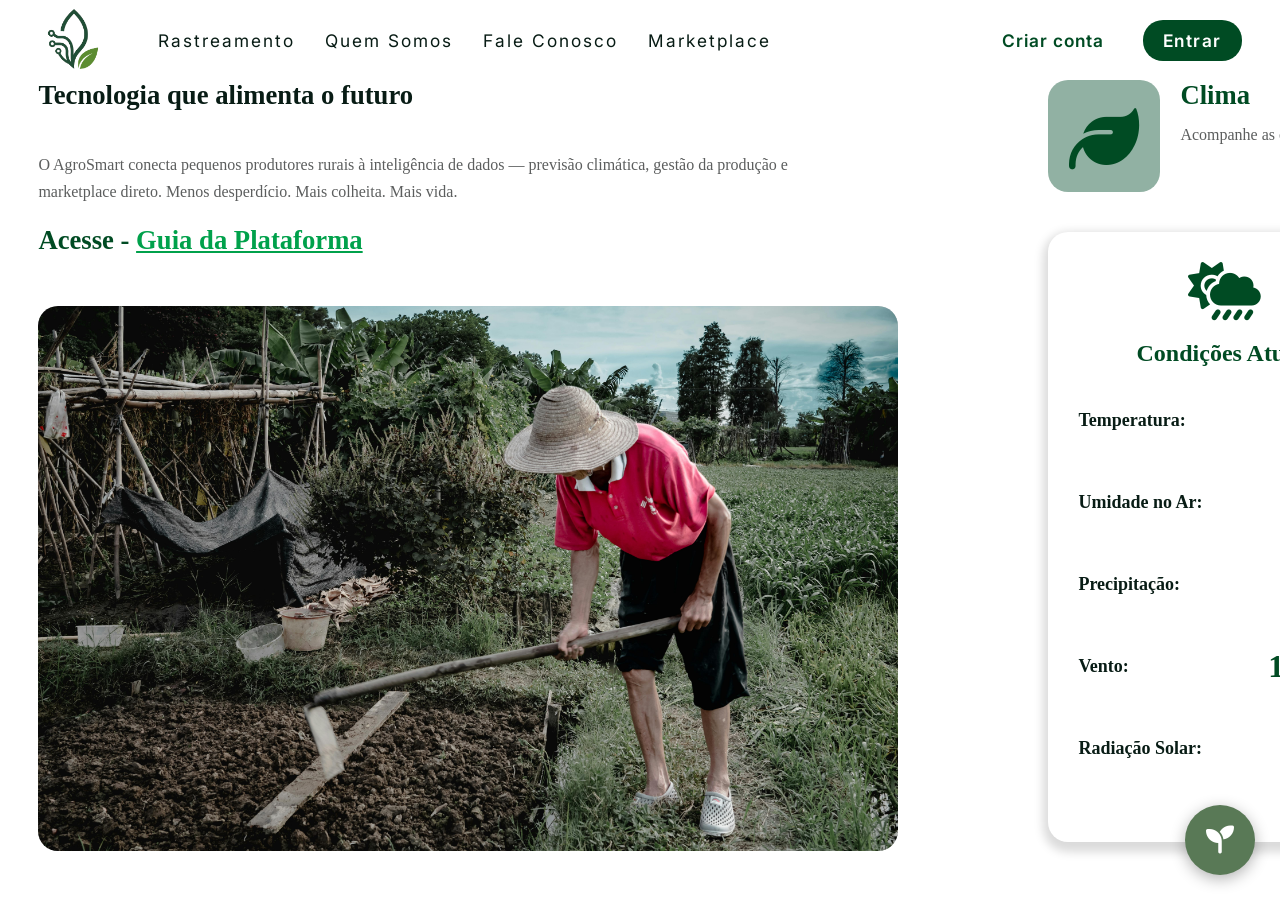
<file: arquivos-agrosmart/index.html>
<!DOCTYPE html>
<html lang="pt-BR">

<head>
    <meta charset="UTF-8">
    <meta name="viewport" content="width=device-width, initial-scale=1.0">
    <title>AgroSmart — Tecnologia contra o desperdício de alimentos</title>
    <link rel="stylesheet" href="./css/main.css">
    <link rel="stylesheet" href="https://cdnjs.cloudflare.com/ajax/libs/font-awesome/6.7.2/css/all.min.css">
    <script src="./js/global/header.js" defer></script>
    <link rel="stylesheet" href="./css/agrobot.css">
    <link rel="stylesheet" href="./css/header.css">
</head>

<body>
    <header class="header">

        <div class="header-left">

            <a href="./index.html" class="header-logo-link">
                <img src="./img/AgroSmart.png" alt="Logo AgroSmart" class="logo-image">
            </a>

            <div class="menu-toggle">
                <i class="fa-solid fa-bars"></i>
            </div>

            <nav class="header-nav-bar">
                <ul class="header-nav-list">
                    <li class="header-nav-item">
                        <a href="./rastreamento.html" class="header-nav-link">
                            Rastreamento
                        </a>
                    </li>
                    <li class="header-nav-item">
                        <a href="./quem-somos.html" class="header-nav-link">
                            Quem Somos
                        </a>
                    </li>
                    <li class="header-nav-item">
                        <a href="./fale-conosco.html" class="header-nav-link">
                            Fale Conosco
                        </a>
                    </li>
                    <li class="header-nav-item">
                        <a href="./marketplace.html" class="header-nav-link">Marketplace</a>
                    </li>
                </ul>
            </nav>
        </div>
        <div class="header-actions">
            <button id="register-button">
                Criar conta
            </button>
            <button id="login-button">
                Entrar
            </button>
        </div>
    </header>
    <main>
        <section id="conteudo">
            <div>
                <h1>Tecnologia que alimenta o futuro</h1>
                <p id="p-home">O AgroSmart conecta pequenos produtores rurais à inteligência de dados — previsão
                    climática, gestão da produção e marketplace direto. Menos desperdício. Mais colheita. Mais vida.</p>
                <h2 id="link-yt">Acesse - <a href="https://youtu.be/Lmh-gR_85-8 ">Guia da Plataforma</a></h2>
                <div id="img-home">
                    <a href=""><img id="img-main" src="./img/pexels-dongfang-xiaowu-112541598-34231778.jpg" alt=""></a>
                </div>
            </div>
            <div id="conteudo-2">
                <div id="clima">
                    <div id="caixa-folha">
                        <i id="icone-folha" class="fa-solid fa-leaf"></i>
                    </div>
                    <div id="textos-clima">
                        <h2>Clima</h2>
                        <p id="p-clima">Acompanhe as condições climáticas e veja se o clima está bom para o plantio</p>
                    </div>
                </div>
                <div id="cards">

                    <!-- CARD 1 -->
                    <div class="divs-cards">

                        <div class="card-header">
                            <i id="icon-1" class="fa-solid fa-cloud-sun-rain"></i>
                            <h3>Condições Atuais</h3>
                        </div>

                        <div class="card-info">

                            <div class="info-row">
                                <p class="info-label">Temperatura:</p>
                                <span class="info-value">24 °C</span>
                            </div>

                            <div class="info-row">
                                <p class="info-label">Umidade no Ar:</p>
                                <span class="info-value">68%</span>
                            </div>

                            <div class="info-row">
                                <p class="info-label">Precipitação:</p>
                                <span class="info-value">5 mm</span>
                            </div>

                            <div class="info-row">
                                <p class="info-label">Vento:</p>
                                <span class="info-value">12km/h</span>
                            </div>

                            <div class="info-row">
                                <p class="info-label">Radiação Solar:</p>
                                <span class="info-value">Alta</span>
                            </div>

                        </div>

                    </div>

                    <!-- CARD 2 -->
                    <div class="divs-cards">

                        <div class="card-header">
                            <i id="icon-2" class="fa-solid fa-seedling"></i>
                            <h3>Bom para o Plantio</h3>
                        </div>

                        <div class="card-info">

                            <div class="planting-row">

                                <div>
                                    <p class="planting-title">Temperatura Ideal :</p>
                                    <p class="planting-text">18°C - 30°C</p>
                                </div>

                                <div class="check-icon">
                                    <i class="fa-solid fa-check"></i>
                                </div>

                            </div>

                            <div class="planting-row">

                                <div>
                                    <p class="planting-title">Umidade no Ar Ideal:</p>
                                    <p class="planting-text">40% - 80%</p>
                                </div>

                                <div class="check-icon">
                                    <i class="fa-solid fa-check"></i>
                                </div>

                            </div>

                            <div class="planting-row">

                                <div>
                                    <p class="planting-title">Precipitação Ideal</p>
                                    <p class="planting-text">0 mm - 20 mm</p>
                                </div>

                                <div class="check-icon">
                                    <i class="fa-solid fa-check"></i>
                                </div>

                            </div>

                            <div class="planting-row">

                                <div>
                                    <p class="planting-title">Vento Ideal</p>
                                    <p class="planting-text">0km/h - 20km/h</p>
                                </div>

                                <div class="check-icon">
                                    <i class="fa-solid fa-check"></i>
                                </div>

                            </div>

                        </div>

                    </div>

                </div>
            </div>
        </section>
    </main>
    <button id="agrobot-btn">
        <i class="fa-solid fa-seedling"></i>
    </button>

    <div id="agrobot-chat">

        <div id="agrobot-header">

            <div id="agrobot-info">

                <span id="agrobot-title">
                    <i class="fa-solid fa-seedling"></i>
                    AgroBot IA
                </span>

                <small>● Online agora</small>

            </div>

            <button id="close-chat">✕</button>

        </div>

        <div id="agrobot-messages">

            <div class="bot-message">
                Olá! Sou o AgroBot 🌱
            </div>


            <div class="bot-message">
                Como posso ajudar?
            </div>

        </div>

        <div id="agrobot-options">

            <button onclick="respostaClima()">
                🌦️ Clima
            </button>

            <button onclick="respostaRastreamento()">
                🚚 Entregas
            </button>

            <button onclick="respostaMarketplace()">
                🛒 Marketplace
            </button>

            <button onclick="respostaPlantio()">
                🌱 Plantio
            </button>

            <button onclick="respostaSuporte()">
                📞 Suporte
            </button>

        </div>

        <div id="agrobot-input-area">

            <input type="text" id="agrobot-input" placeholder="Digite sua pergunta...">

            <button onclick="enviarPergunta()">
                ➤
            </button>

        </div>

    </div>
    <script src="./js/global/agrobot.js"></script>
</body>

</html>
</file>
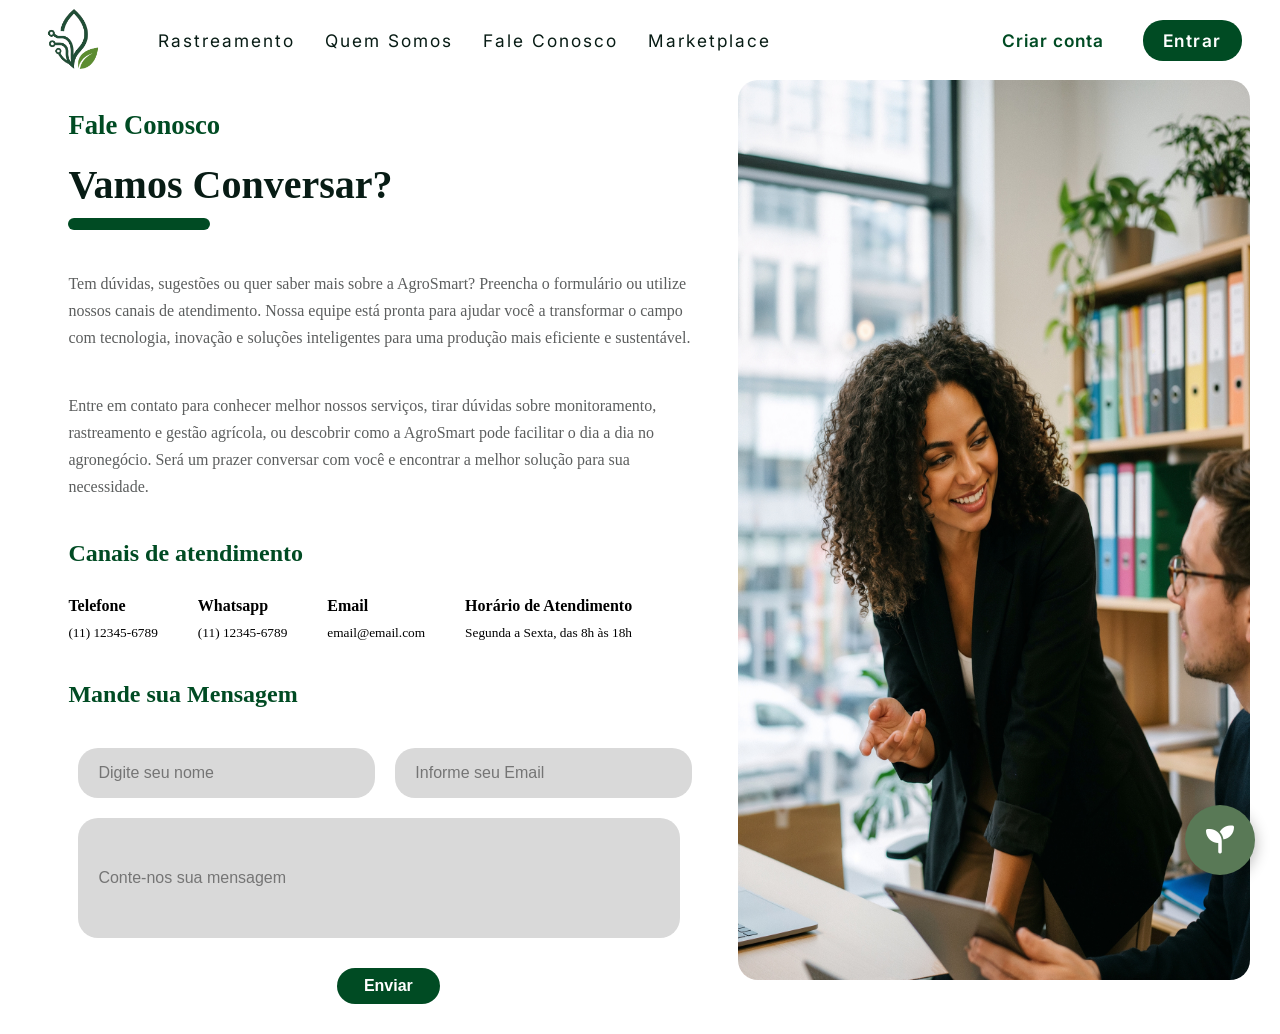
<file: arquivos-agrosmart/fale-conosco.html>
<!DOCTYPE html>
<html lang="pt-br">

<head>
    <meta charset="UTF-8">
    <meta name="viewport" content="width=device-width, initial-scale=1.0">
    <title>Fale Conosco</title>
    <link rel="stylesheet" href="./css/fale-conosco.css">
    <link rel="stylesheet" href="./css/header.css">
    <link rel="stylesheet" href="https://cdnjs.cloudflare.com/ajax/libs/font-awesome/6.7.2/css/all.min.css">
    <script src="./js/global/header.js" defer></script>
    <link rel="stylesheet" href="./css/agrobot.css">
    <script src="./js/fale-conosco/fale-conosco.js" defer></script>
</head>

<body>

    <header class="header">

        <div class="header-left">

            <a href="./index.html" class="header-logo-link">
                <img src="./img/AgroSmart.png" alt="Logo AgroSmart" class="logo-image">
            </a>

            <div class="menu-toggle">
                <i class="fa-solid fa-bars"></i>
            </div>

            <nav class="header-nav-bar">
                <ul class="header-nav-list">
                    <li class="header-nav-item">
                        <a href="./rastreamento.html" class="header-nav-link">
                            Rastreamento
                        </a>
                    </li>
                    <li class="header-nav-item">
                        <a href="./quem-somos.html" class="header-nav-link">
                            Quem Somos
                        </a>
                    </li>
                    <li class="header-nav-item">
                        <a href="./fale-conosco.html" class="header-nav-link">
                            Fale Conosco
                        </a>
                    </li>
                    <li class="header-nav-item">
                        <a href="./marketplace.html" class="header-nav-link">Marketplace</a>
                    </li>
                </ul>
            </nav>
        </div>
        <div class="header-actions">
            <button id="register-button">
                Criar conta
            </button>
            <button id="login-button">
                Entrar
            </button>
        </div>
    </header>

    <main class="contact-page">
        <section class="contact-section">
            <div class="contact-content">
                <div class="contact-introduction">
                    <div class="section-heading">
                        <h2 class="section-subtitle">Fale Conosco</h2>
                        <h1 class="section-title">
                            Vamos Conversar?
                        </h1>
                        <hr class="section-divider">
                        <p class="section-description">
                            Tem dúvidas, sugestões ou quer saber mais sobre a AgroSmart?
                            Preencha o formulário ou utilize nossos canais de atendimento.
                            Nossa equipe está pronta para ajudar você a transformar o campo
                            com tecnologia, inovação e soluções inteligentes para uma produção
                            mais eficiente e sustentável.
                        </p>
                        <p class="section-description">
                            Entre em contato para conhecer melhor nossos serviços, tirar dúvidas
                            sobre monitoramento, rastreamento e gestão agrícola, ou descobrir
                            como a AgroSmart pode facilitar o dia a dia no agronegócio.
                            Será um prazer conversar com você e encontrar a melhor solução
                            para sua necessidade.
                        </p>
                    </div>
                </div>
                <div class="contact-info">
                    <h3 class="content-title">
                        Canais de atendimento
                    </h3>
                    <div class="contact-info-grid">
                        <div class="contact-card">
                            <h4 class="contact-card-title">
                                Telefone
                            </h4>
                            <p class="contact-card-text">
                                (11) 12345-6789
                            </p>
                        </div>
                        <div class="contact-card">
                            <h4 class="contact-card-title">
                                Whatsapp
                            </h4>
                            <p class="contact-card-text">
                                (11) 12345-6789
                            </p>
                        </div>
                        <div class="contact-card">
                            <h4 class="contact-card-title">
                                Email
                            </h4>
                            <p class="contact-card-text">
                                email@email.com
                            </p>
                        </div>
                        <div class="contact-card">
                            <h4 class="contact-card-title">
                                Horário de Atendimento
                            </h4>
                            <p class="contact-card-text">
                                Segunda a Sexta, das 8h às 18h
                            </p>
                        </div>
                    </div>
                </div>
                <div class="contact-form-section">
                    <h3 class="content-title">
                        Mande sua Mensagem
                    </h3>
                    <div class="contact-form-container">
                        <form action="" class="contact-form">
                            <div class="form-fields">
                                <div class="input-row">
                                    <input type="text" name="Nome" id="name" placeholder="Digite seu nome" required
                                        class="form-input">
                                    <input type="email" name="Email" placeholder="Informe seu Email" required
                                        class="form-input">
                                </div>
                                <input id="message-input" type="text" name="Descrição"
                                    placeholder="Conte-nos sua mensagem" class="form-input" maxlength="500" required>
                            </div>
                            <div class="submit-button-container">
                                <button id="submit-button">
                                    Enviar
                                </button>
                            </div>
                        </form>
                    </div>
                </div>
            </div>
            <img src="./img/geralt-business-10174566.jpg" alt="Imagem agricultura" class="contact-image">

        </section>
    </main>
    <button id="agrobot-btn">
        <i class="fa-solid fa-seedling"></i>
    </button>

    <div id="agrobot-chat">

        <div id="agrobot-header">

            <div id="agrobot-info">

                <span id="agrobot-title">
                    <i class="fa-solid fa-seedling"></i>
                    AgroBot IA
                </span>

                <small>● Online agora</small>

            </div>

            <button id="close-chat">✕</button>

        </div>

        <div id="agrobot-messages">

            <div class="bot-message">
                Olá! Sou o AgroBot 🌱
            </div>


            <div class="bot-message">
                Como posso ajudar?
            </div>

        </div>

        <div id="agrobot-options">

            <button onclick="respostaClima()">
                🌦️ Clima
            </button>

            <button onclick="respostaRastreamento()">
                🚚 Entregas
            </button>

            <button onclick="respostaMarketplace()">
                🛒 Marketplace
            </button>

            <button onclick="respostaPlantio()">
                🌱 Plantio
            </button>

            <button onclick="respostaSuporte()">
                📞 Suporte
            </button>

        </div>

        <div id="agrobot-input-area">

            <input type="text" id="agrobot-input" placeholder="Digite sua pergunta...">

            <button onclick="enviarPergunta()">
                ➤
            </button>

        </div>

    </div>
    <script src="./js/global/agrobot.js"></script>
</body>

</html>
</file>
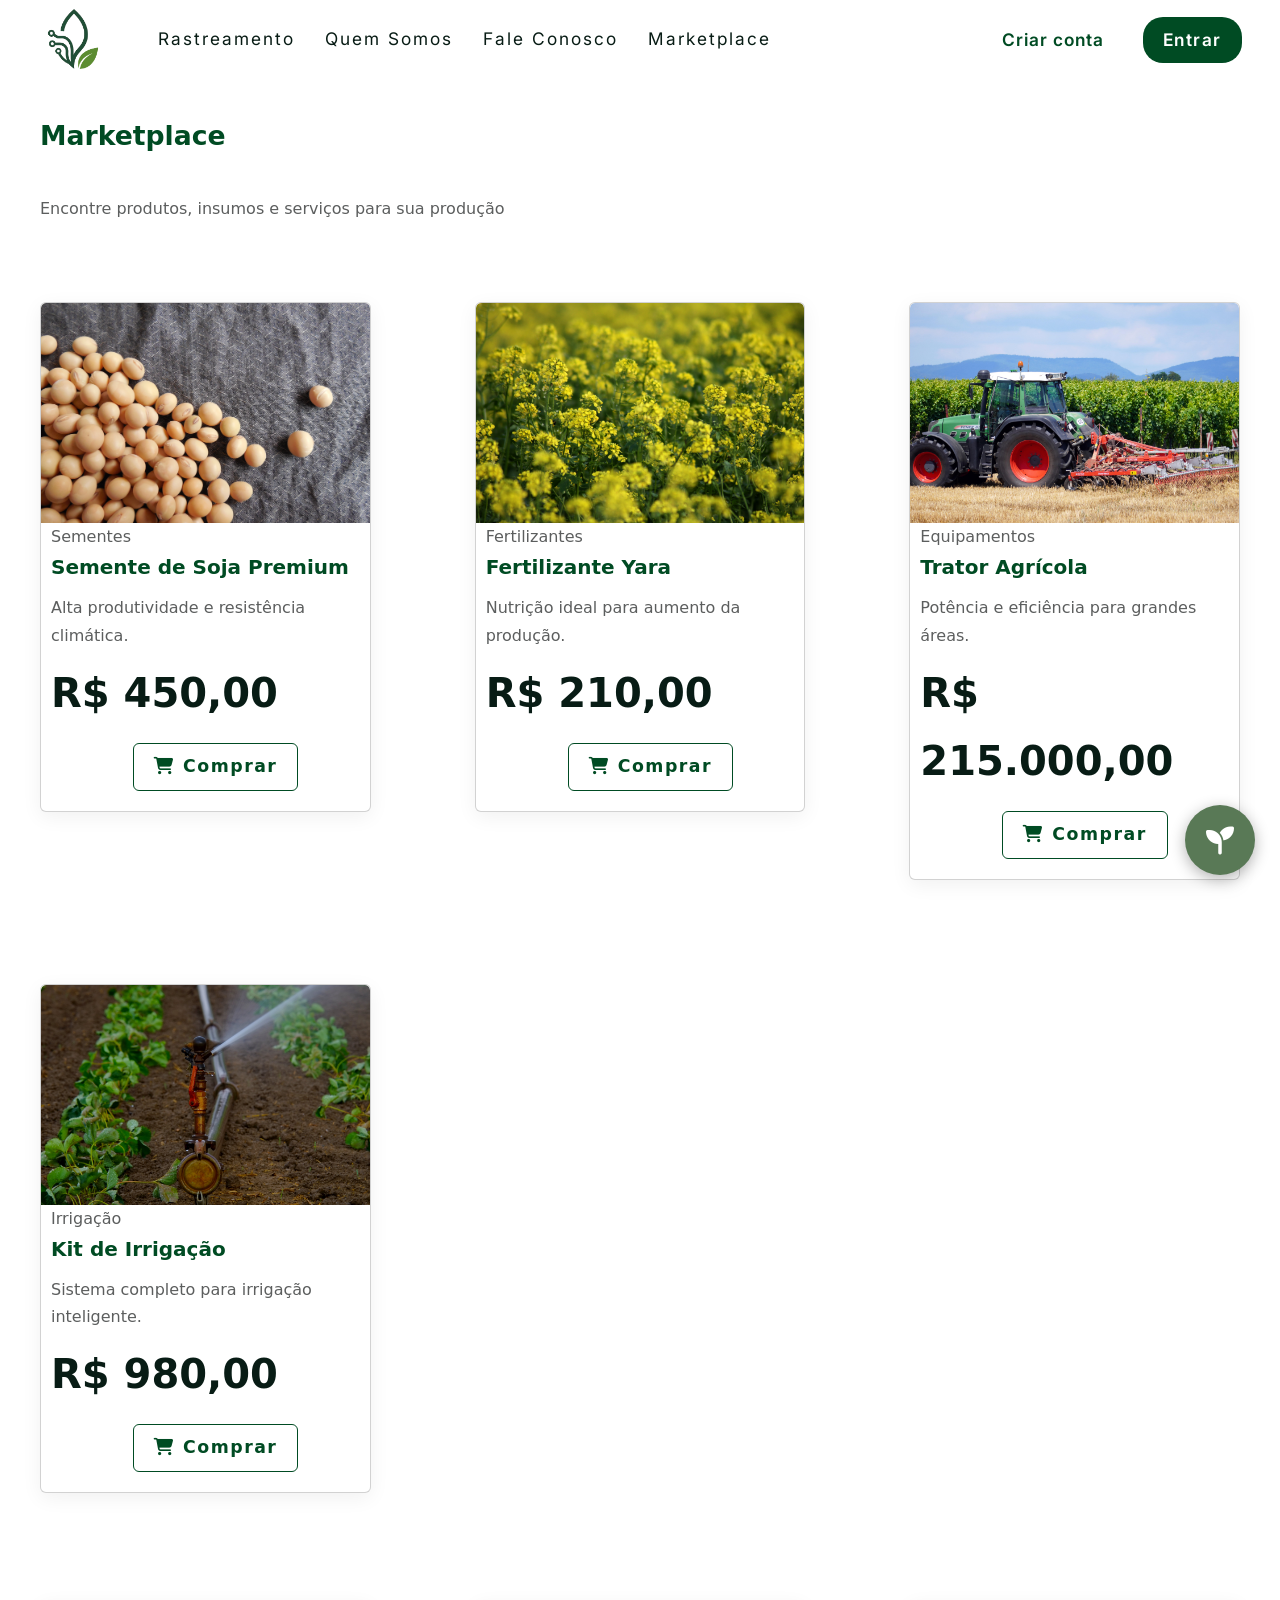
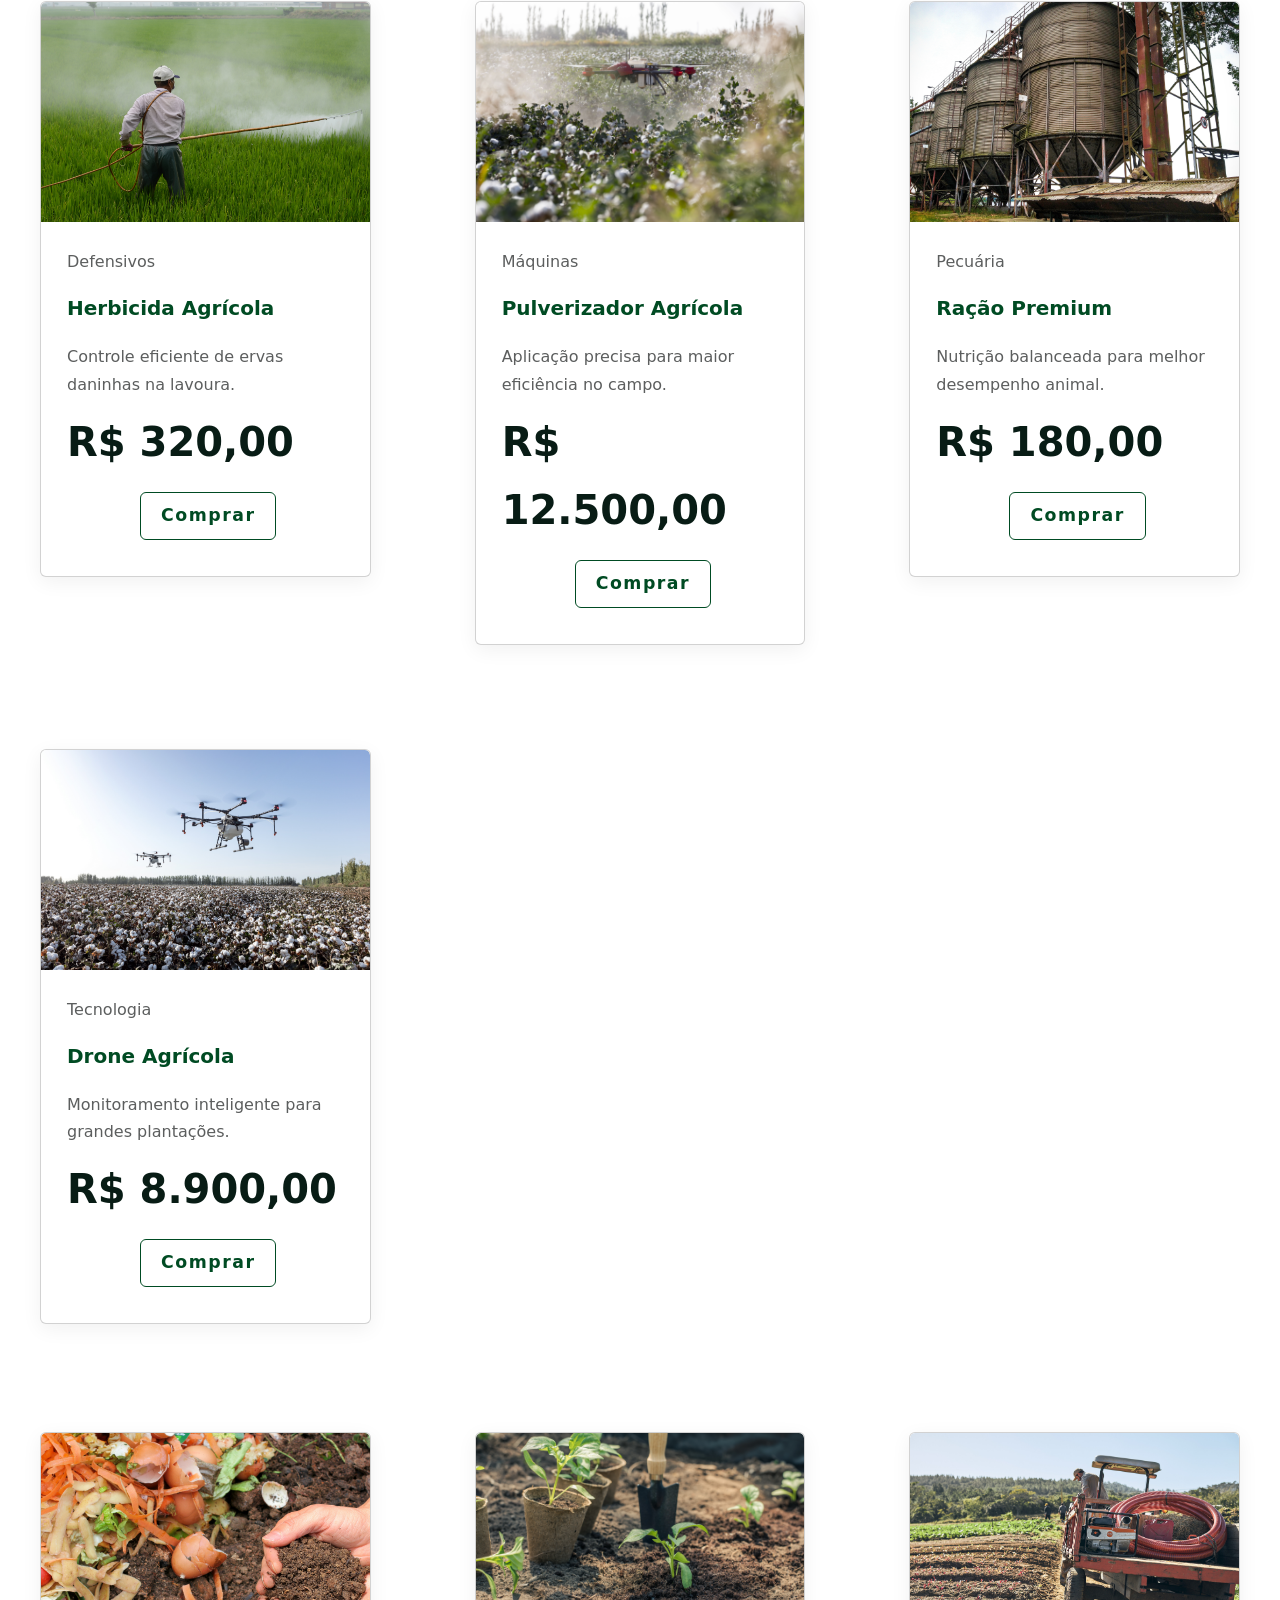
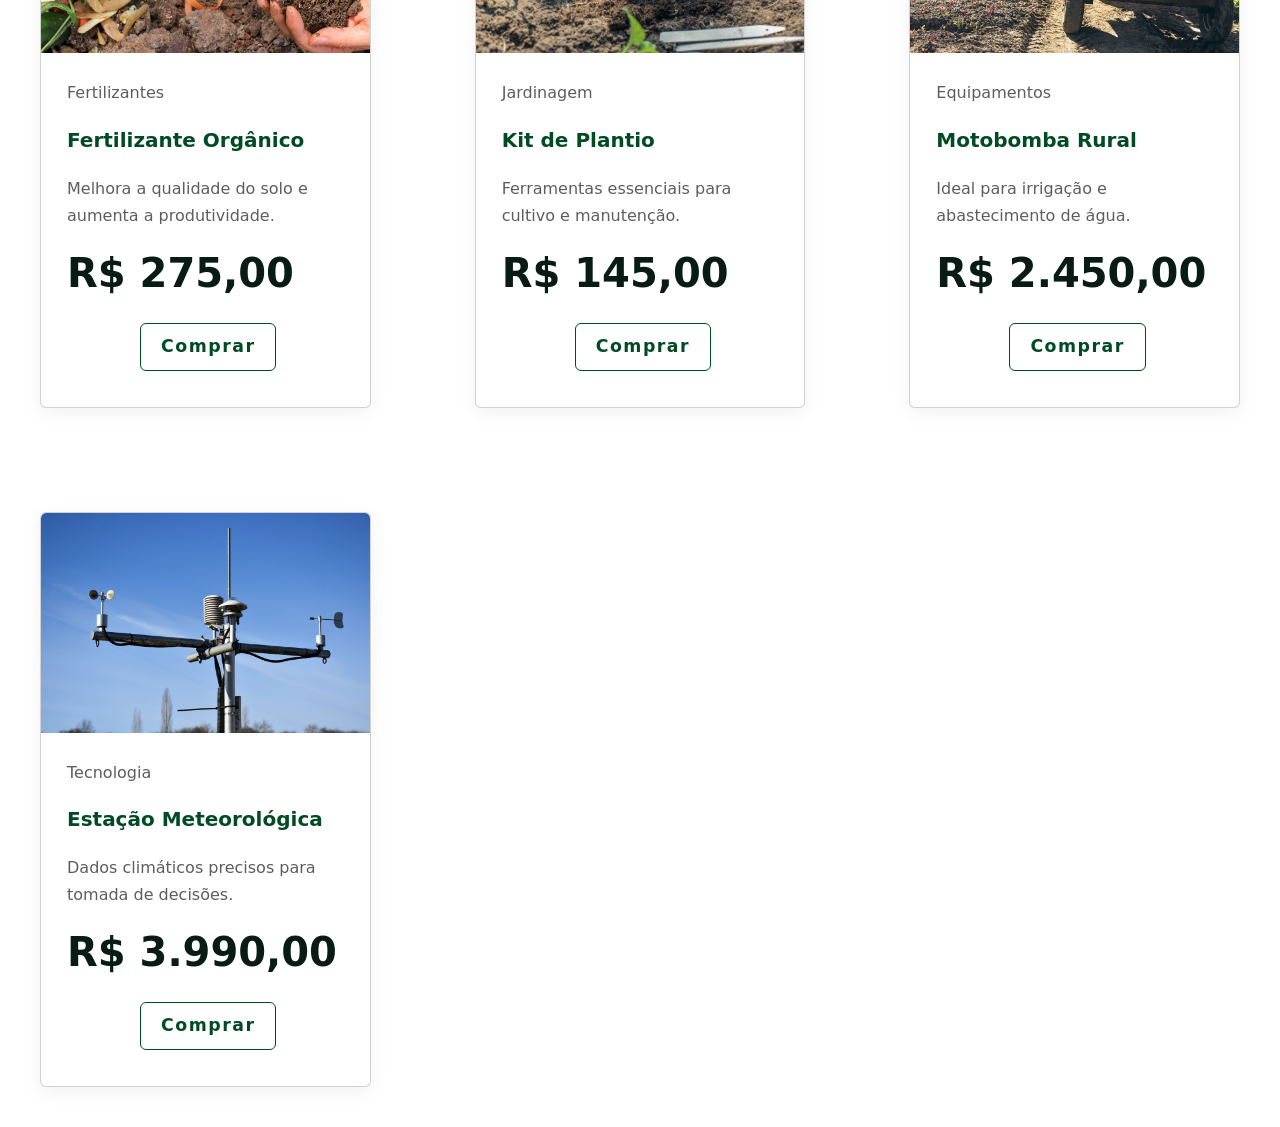
<file: arquivos-agrosmart/marketplace.html>
<!DOCTYPE html>
<html lang="pt-br">

<head>
    <meta charset="UTF-8">
    <meta name="viewport" content="width=device-width, initial-scale=1.0">
    <title>Marketplace</title>
    <link rel="stylesheet" href="./css/marketplace.css">
    <link href="https://cdn.jsdelivr.net/npm/bootstrap@5.3.7/dist/css/bootstrap.min.css" rel="stylesheet" />
    <link rel="stylesheet" href="./css/header.css">
    <link rel="stylesheet" href="https://cdnjs.cloudflare.com/ajax/libs/font-awesome/6.7.2/css/all.min.css">
    <script src="./js/global/header.js" defer></script>
    <link rel="stylesheet" href="./css/agrobot.css">
</head>

<body>
    <header class="header">

        <div class="header-left">

            <a href="./index.html" class="header-logo-link">
                <img src="./img/AgroSmart.png" alt="Logo AgroSmart" class="logo-image">
            </a>

            <div class="menu-toggle">
                <i class="fa-solid fa-bars"></i>
            </div>

            <nav class="header-nav-bar">
                <ul class="header-nav-list">
                    <li class="header-nav-item">
                        <a href="./rastreamento.html" class="header-nav-link">
                            Rastreamento
                        </a>
                    </li>
                    <li class="header-nav-item">
                        <a href="./quem-somos.html" class="header-nav-link">
                            Quem Somos
                        </a>
                    </li>
                    <li class="header-nav-item">
                        <a href="./fale-conosco.html" class="header-nav-link">
                            Fale Conosco
                        </a>
                    </li>
                    <li class="header-nav-item">
                        <a href="./marketplace.html" class="header-nav-link">Marketplace</a>
                    </li>
                </ul>
            </nav>
        </div>
        <div class="header-actions">
            <button id="register-button">
                Criar conta
            </button>
            <button id="login-button">
                Entrar
            </button>
        </div>
    </header>

    <main>
        <section id="products-section">
            <div class="texts">
                <h2 class="section-subtitle">Marketplace</h2>
                <p class="section-text">Encontre produtos, insumos e serviços para sua produção</p>
            </div>
            <div class="products">
                <div class="row g-4">

                    <!-- Produto -->
                    <div class="col-lg-6 col-md-6 col-xl-4">
                        <div class="card product-card">

                            <img src="./img/products-imgs/jing-soybeans-182295.jpg"
                                class="card-img-top product-image" />

                            <div class="mt-auto">

                                <span class="product-category mb-3">
                                    Sementes
                                </span>

                                <h5 class="product-title">
                                    Semente de Soja Premium
                                </h5>

                                <p class="product-description">
                                    Alta produtividade e resistência climática.
                                </p>

                                <div class="mt-auto">

                                    <h3 class="product-price mb-3">
                                        R$ 450,00
                                    </h3>

                                    <button class="btn btn-buy">
                                        <i class="fa-solid fa-cart-shopping"></i>
                                        Comprar
                                    </button>

                                </div>

                            </div>
                        </div>
                    </div>

                    <!-- Produto -->
                    <div class="col-lg-6 col-md-6 col-xl-4">
                        <div class="card product-card">

                            <img src="./img/products-imgs/jamie92-green-manure-4536874.jpg"
                                class="card-img-top product-image" />

                            <div class="mt-auto">

                                <span class="product-category mb-3">
                                    Fertilizantes
                                </span>

                                <h5 class="product-title">
                                    Fertilizante Yara
                                </h5>

                                <p class="product-description">
                                    Nutrição ideal para aumento da produção.
                                </p>

                                <div class="mt-auto">

                                    <h3 class="product-price mb-3">
                                        R$ 210,00
                                    </h3>

                                    <button class="btn btn-buy">
                                        <i class="fa-solid fa-cart-shopping"></i>
                                        Comprar
                                    </button>

                                </div>

                            </div>
                        </div>
                    </div>

                    <!-- Produto -->
                    <div class="col-lg-6 col-md-6 col-xl-4">
                        <div class="card product-card">

                            <img src="./img/products-imgs/matthiasboeckel-tractor-5414037.jpg"
                                class="card-img-top product-image" />

                            <div class="mt-auto">

                                <span class="product-category mb-3">
                                    Equipamentos
                                </span>

                                <h5 class="product-title">
                                    Trator Agrícola
                                </h5>

                                <p class="product-description">
                                    Potência e eficiência para grandes áreas.
                                </p>

                                <div class="mt-auto">

                                    <h3 class="product-price mb-3">
                                        R$ 215.000,00
                                    </h3>

                                    <button class="btn btn-buy">
                                        <i class="fa-solid fa-cart-shopping"></i>
                                        Comprar
                                    </button>

                                </div>

                            </div>
                        </div>
                    </div>

                    <!-- Produto -->
                    <div class="col-lg-6 col-md-6 col-xl-4">
                        <div class="card product-card">

                            <img src="./img/products-imgs/music4life-water-sprinkler-880970.jpg"
                                class="card-img-top product-image" />

                            <div class="mt-auto">

                                <span class="product-category mb-3">
                                    Irrigação
                                </span>

                                <h5 class="product-title">
                                    Kit de Irrigação
                                </h5>

                                <p class="product-description">
                                    Sistema completo para irrigação inteligente.
                                </p>

                                <div class="mt-auto">

                                    <h3 class="product-price mb-3">
                                        R$ 980,00
                                    </h3>

                                    <button class="btn btn-buy">
                                        <i class="fa-solid fa-cart-shopping"></i>
                                        Comprar
                                    </button>

                                </div>
                            </div>
                        </div>
                    </div>
                </div>
                <div class="row g-4 mt-1">

                    <!-- Produto -->
                    <div class="col-lg-6 col-md-6 col-xl-4">
                        <div class="card product-card">

                            <img src="./img/products-imgs/wuzefe-herbicide-587589.jpg"
                                class="card-img-top product-image" />

                            <div class="card-body d-flex flex-column">

                                <span class="product-category mb-3">
                                    Defensivos
                                </span>

                                <h5 class="product-title">
                                    Herbicida Agrícola
                                </h5>

                                <p class="product-description">
                                    Controle eficiente de ervas daninhas na lavoura.
                                </p>

                                <div class="mt-auto">

                                    <h3 class="product-price mb-3">
                                        R$ 320,00
                                    </h3>

                                    <button class="btn btn-buy">
                                        Comprar
                                    </button>

                                </div>

                            </div>
                        </div>
                    </div>

                    <!-- Produto -->
                    <div class="col-lg-6 col-md-6 col-xl-4">
                        <div class="card product-card">

                            <img src="./img/products-imgs/viya0414-drone-3804128.jpg"
                                class="card-img-top product-image" />

                            <div class="card-body d-flex flex-column">

                                <span class="product-category mb-3">
                                    Máquinas
                                </span>

                                <h5 class="product-title">
                                    Pulverizador Agrícola
                                </h5>

                                <p class="product-description">
                                    Aplicação precisa para maior eficiência no campo.
                                </p>

                                <div class="mt-auto">

                                    <h3 class="product-price mb-3">
                                        R$ 12.500,00
                                    </h3>

                                    <button class="btn btn-buy">
                                        Comprar
                                    </button>

                                </div>

                            </div>
                        </div>
                    </div>

                    <!-- Produto -->
                    <div class="col-lg-6 col-md-6 col-xl-4">
                        <div class="card product-card">

                            <img src="./img/products-imgs/lpart-feed-silo-4868088.jpg"
                                class="card-img-top product-image" />

                            <div class="card-body d-flex flex-column">

                                <span class="product-category mb-3">
                                    Pecuária
                                </span>

                                <h5 class="product-title">
                                    Ração Premium
                                </h5>

                                <p class="product-description">
                                    Nutrição balanceada para melhor desempenho animal.
                                </p>

                                <div class="mt-auto">

                                    <h3 class="product-price mb-3">
                                        R$ 180,00
                                    </h3>

                                    <button class="btn btn-buy">
                                        Comprar
                                    </button>

                                </div>

                            </div>
                        </div>
                    </div>

                    <!-- Produto -->
                    <div class="col-lg-6 col-md-6 col-xl-4">
                        <div class="card product-card">

                            <img src="./img/products-imgs/dji-agras-agriculture-4208863.jpg"
                                class="card-img-top product-image" />

                            <div class="card-body d-flex flex-column">

                                <span class="product-category mb-3">
                                    Tecnologia
                                </span>

                                <h5 class="product-title">
                                    Drone Agrícola
                                </h5>

                                <p class="product-description">
                                    Monitoramento inteligente para grandes plantações.
                                </p>

                                <div class="mt-auto">

                                    <h3 class="product-price mb-3">
                                        R$ 8.900,00
                                    </h3>

                                    <button class="btn btn-buy">
                                        Comprar
                                    </button>

                                </div>

                            </div>
                        </div>
                    </div>

                </div>
                <div class="row g-4 mt-1">

                    <!-- Produto -->
                    <div class="col-lg-6 col-md-6 col-xl-4">
                        <div class="card product-card">

                            <img src="./img/products-imgs/melgreenfr-compost-6053136.jpg"
                                class="card-img-top product-image" />

                            <div class="card-body d-flex flex-column">

                                <span class="product-category mb-3">
                                    Fertilizantes
                                </span>

                                <h5 class="product-title">
                                    Fertilizante Orgânico
                                </h5>

                                <p class="product-description">
                                    Melhora a qualidade do solo e aumenta a produtividade.
                                </p>

                                <div class="mt-auto">

                                    <h3 class="product-price mb-3">
                                        R$ 275,00
                                    </h3>

                                    <button class="btn btn-buy">
                                        Comprar
                                    </button>

                                </div>

                            </div>
                        </div>
                    </div>

                    <!-- Produto -->
                    <div class="col-lg-6 col-md-6 col-xl-4">
                        <div class="card product-card">

                            <img src="./img/products-imgs/miller_eszter-pepper-4186307.jpg"
                                class="card-img-top product-image" />

                            <div class="card-body d-flex flex-column">

                                <span class="product-category mb-3">
                                    Jardinagem
                                </span>

                                <h5 class="product-title">
                                    Kit de Plantio
                                </h5>

                                <p class="product-description">
                                    Ferramentas essenciais para cultivo e manutenção.
                                </p>

                                <div class="mt-auto">

                                    <h3 class="product-price mb-3">
                                        R$ 145,00
                                    </h3>

                                    <button class="btn btn-buy">
                                        Comprar
                                    </button>

                                </div>

                            </div>
                        </div>
                    </div>

                    <!-- Produto -->
                    <div class="col-lg-6 col-md-6 col-xl-4">
                        <div class="card product-card">

                            <img src="./img/products-imgs/Motobomba.jpg" class="card-img-top product-image" />

                            <div class="card-body d-flex flex-column">

                                <span class="product-category mb-3">
                                    Equipamentos
                                </span>

                                <h5 class="product-title">
                                    Motobomba Rural
                                </h5>

                                <p class="product-description">
                                    Ideal para irrigação e abastecimento de água.
                                </p>

                                <div class="mt-auto">

                                    <h3 class="product-price mb-3">
                                        R$ 2.450,00
                                    </h3>

                                    <button class="btn btn-buy">
                                        Comprar
                                    </button>

                                </div>

                            </div>
                        </div>
                    </div>

                    <!-- Produto -->
                    <div class="col-lg-6 col-md-6 col-xl-4">
                        <div class="card product-card">

                            <img src="./img/products-imgs/ritae-anemometer-3977718.jpg"
                                class="card-img-top product-image" />

                            <div class="card-body d-flex flex-column">

                                <span class="product-category mb-3">
                                    Tecnologia
                                </span>

                                <h5 class="product-title">
                                    Estação Meteorológica
                                </h5>

                                <p class="product-description">
                                    Dados climáticos precisos para tomada de decisões.
                                </p>

                                <div class="mt-auto">

                                    <h3 class="product-price mb-3">
                                        R$ 3.990,00
                                    </h3>

                                    <button class="btn btn-buy">
                                        Comprar
                                    </button>

                                </div>

                            </div>
                        </div>
                    </div>

                </div>
            </div>
        </section>
    </main>
    <button id="agrobot-btn">
        <i class="fa-solid fa-seedling"></i>
    </button>

    <div id="agrobot-chat">

        <div id="agrobot-header">

            <div id="agrobot-info">

                <span id="agrobot-title">
                    <i class="fa-solid fa-seedling"></i>
                    AgroBot IA
                </span>

                <small>● Online agora</small>

            </div>

            <button id="close-chat">✕</button>

        </div>

        <div id="agrobot-messages">

            <div class="bot-message">
                Olá! Sou o AgroBot 🌱
            </div>


            <div class="bot-message">
                Como posso ajudar?
            </div>

        </div>

        <div id="agrobot-options">

            <button onclick="respostaClima()">
                🌦️ Clima
            </button>

            <button onclick="respostaRastreamento()">
                🚚 Entregas
            </button>

            <button onclick="respostaMarketplace()">
                🛒 Marketplace
            </button>

            <button onclick="respostaPlantio()">
                🌱 Plantio
            </button>

            <button onclick="respostaSuporte()">
                📞 Suporte
            </button>

        </div>

        <div id="agrobot-input-area">

            <input type="text" id="agrobot-input" placeholder="Digite sua pergunta...">

            <button onclick="enviarPergunta()">
                ➤
            </button>

        </div>

    </div>
    <script src="./js/global/agrobot.js"></script>
    <footer>

    </footer>
</body>

</html>
</file>
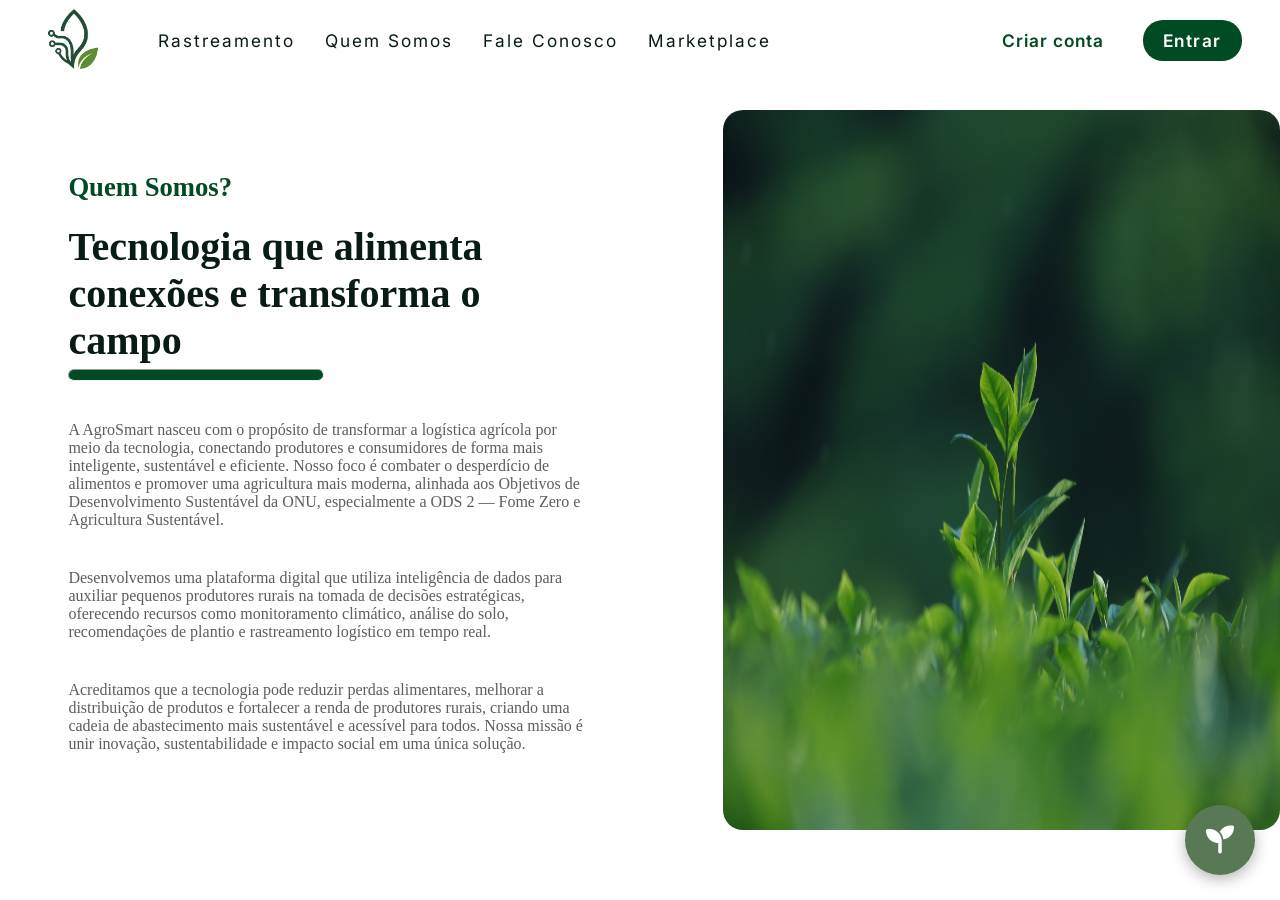
<file: arquivos-agrosmart/quem-somos.html>
<!DOCTYPE html>
<html lang="pt-br">

<head>
    <meta charset="UTF-8">
    <meta name="viewport" content="width=device-width, initial-scale=1.0">
    <link rel="stylesheet" href="./css/quem-somos.css">
    <link rel="stylesheet" href="./css/header.css">
    <title>Quem somos?</title>
    <link rel="stylesheet" href="https://cdnjs.cloudflare.com/ajax/libs/font-awesome/6.7.2/css/all.min.css">
    <script src="./js/global/header.js" defer></script>
    <link rel="stylesheet" href="./css/agrobot.css">
</head>

<body>
    </head>

    <body>
        <header class="header">

            <div class="header-left">

                <a href="./index.html" class="header-logo-link">
                    <img src="./img/AgroSmart.png" alt="Logo AgroSmart" class="logo-image">
                </a>

                <div class="menu-toggle">
                    <i class="fa-solid fa-bars"></i>
                </div>

                <nav class="header-nav-bar">
                    <ul class="header-nav-list">
                        <li class="header-nav-item">
                            <a href="./rastreamento.html" class="header-nav-link">
                                Rastreamento
                            </a>
                        </li>
                        <li class="header-nav-item">
                            <a href="./quem-somos.html" class="header-nav-link">
                                Quem Somos
                            </a>
                        </li>
                        <li class="header-nav-item">
                            <a href="./fale-conosco.html" class="header-nav-link">
                                Fale Conosco
                            </a>
                        </li>
                        <li class="header-nav-item">
                            <a href="./marketplace.html" class="header-nav-link">Marketplace</a>
                        </li>
                    </ul>
                </nav>
            </div>
            <div class="header-actions">
                <button id="register-button">
                    Criar conta
                </button>
                <button id="login-button">
                    Entrar
                </button>
            </div>
        </header>
        <main>
            <section id="conteudo">
                <div id="texts">
                    <div>
                        <h2>Quem Somos?</h2>
                        <h1>Tecnologia que alimenta conexões e transforma o campo</h1>
                        <hr>
                    </div>
                    <div>
                        <p class="p-introdução">A AgroSmart nasceu com o propósito de transformar a logística agrícola
                            por meio da tecnologia, conectando produtores e consumidores de forma mais inteligente,
                            sustentável e eficiente. Nosso foco é combater o desperdício de alimentos e promover uma
                            agricultura mais moderna, alinhada aos Objetivos de Desenvolvimento Sustentável da ONU,
                            especialmente a ODS 2 — Fome Zero e Agricultura Sustentável.</p>
                        <p class="p-introdução">Desenvolvemos uma plataforma digital que utiliza inteligência de dados
                            para auxiliar pequenos produtores rurais na tomada de decisões estratégicas, oferecendo
                            recursos como monitoramento climático, análise do solo, recomendações de plantio e
                            rastreamento logístico em tempo real.</p>
                        <p class="p-introdução">Acreditamos que a tecnologia pode reduzir perdas alimentares, melhorar a
                            distribuição de produtos e fortalecer a renda de produtores rurais, criando uma cadeia de
                            abastecimento mais sustentável e acessível para todos. Nossa missão é unir inovação,
                            sustentabilidade e impacto social em uma única solução.</p>
                    </div>
                </div>
                <img src="./img/lechungduc-vietnam-8704397.jpg" alt="">
            </section>
        </main>
        <button id="agrobot-btn">
            <i class="fa-solid fa-seedling"></i>
        </button>

        <div id="agrobot-chat">

            <div id="agrobot-header">

                <div id="agrobot-info">

                    <span id="agrobot-title">
                        <i class="fa-solid fa-seedling"></i>
                        AgroBot IA
                    </span>

                    <small>● Online agora</small>

                </div>

                <button id="close-chat">✕</button>

            </div>

            <div id="agrobot-messages">

                <div class="bot-message">
                    Olá! Sou o AgroBot 🌱
                </div>


                <div class="bot-message">
                    Como posso ajudar?
                </div>

            </div>

            <div id="agrobot-options">

                <button onclick="respostaClima()">
                    🌦️ Clima
                </button>

                <button onclick="respostaRastreamento()">
                    🚚 Entregas
                </button>

                <button onclick="respostaMarketplace()">
                    🛒 Marketplace
                </button>

                <button onclick="respostaPlantio()">
                    🌱 Plantio
                </button>

                <button onclick="respostaSuporte()">
                    📞 Suporte
                </button>

            </div>

            <div id="agrobot-input-area">

                <input type="text" id="agrobot-input" placeholder="Digite sua pergunta...">

                <button onclick="enviarPergunta()">
                    ➤
                </button>

            </div>

        </div>
        <script src="./js/global/agrobot.js"></script>
    </body>

</html>
</file>
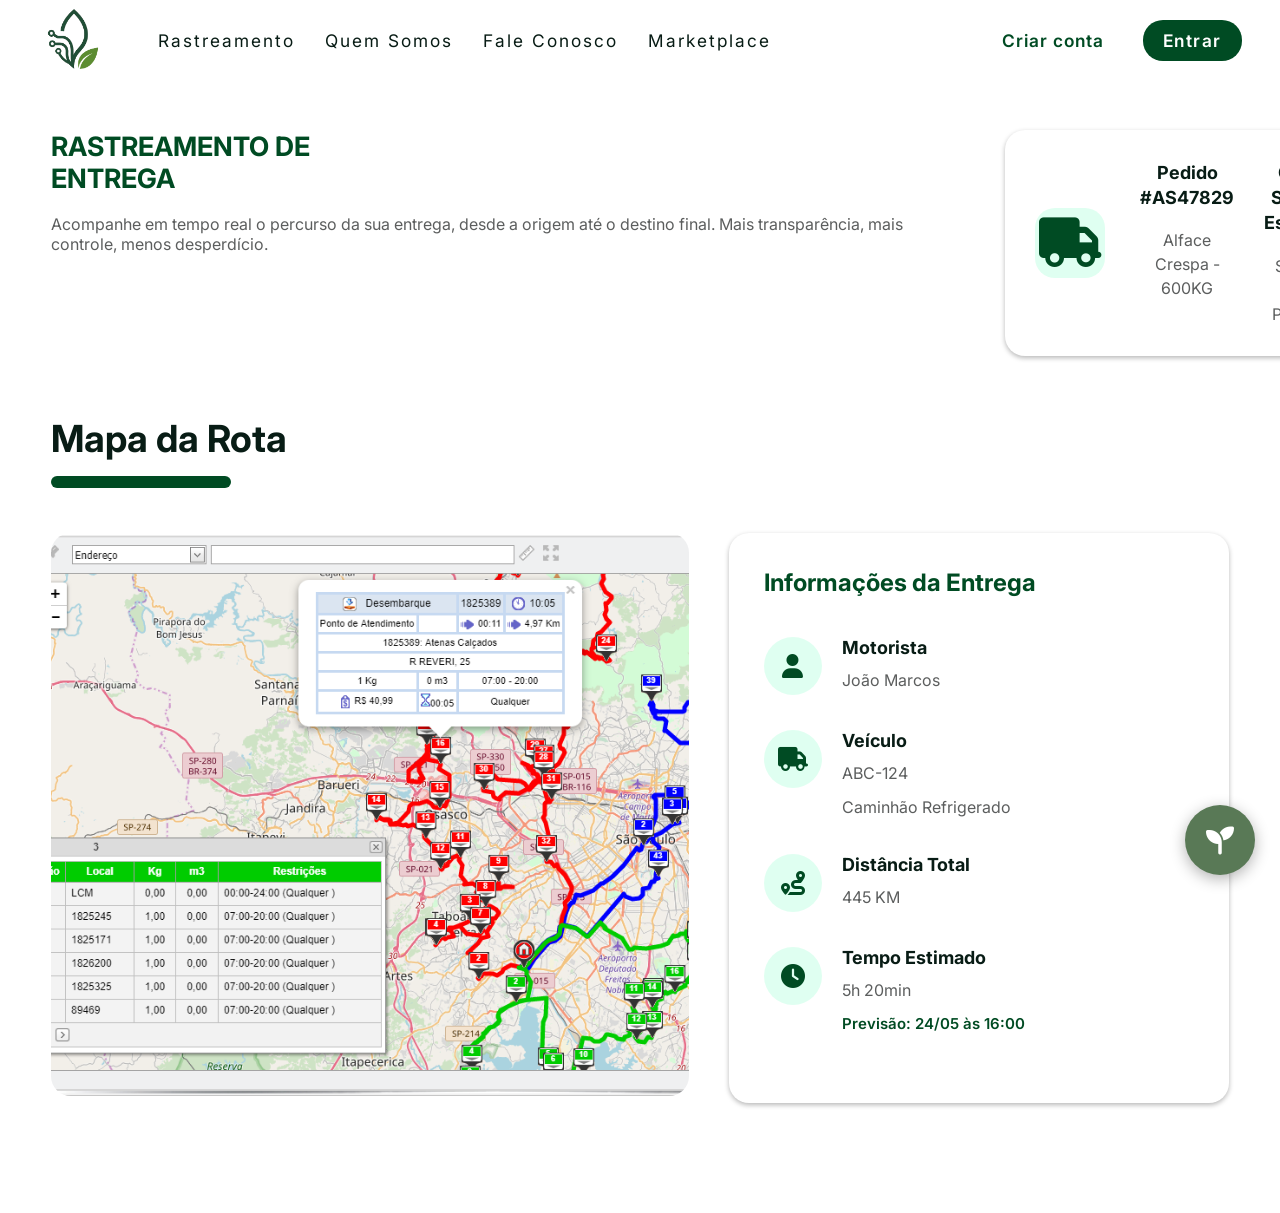
<file: arquivos-agrosmart/rastreamento.html>
<!DOCTYPE html>
<html lang="pt-br">

<head>
    <meta charset="UTF-8">
    <meta name="viewport" content="width=device-width, initial-scale=1.0">
    <link rel="stylesheet" href="./css/header.css">
    <title>Rastreamento</title>
    <link rel="stylesheet" href="./css/rastreamento.css">
    <link rel="stylesheet" href="https://cdnjs.cloudflare.com/ajax/libs/font-awesome/6.7.2/css/all.min.css">
    <script src="./js/global/header.js" defer></script>
    <link rel="stylesheet" href="./css/agrobot.css">
</head>

<body>
    <header class="header">

        <div class="header-left">

            <a href="./index.html" class="header-logo-link">
                <img src="./img/AgroSmart.png" alt="Logo AgroSmart" class="logo-image">
            </a>

            <div class="menu-toggle">
                <i class="fa-solid fa-bars"></i>
            </div>

            <nav class="header-nav-bar">
                <ul class="header-nav-list">
                    <li class="header-nav-item">
                        <a href="./rastreamento.html" class="header-nav-link">
                            Rastreamento
                        </a>
                    </li>
                    <li class="header-nav-item">
                        <a href="./quem-somos.html" class="header-nav-link">
                            Quem Somos
                        </a>
                    </li>
                    <li class="header-nav-item">
                        <a href="./fale-conosco.html" class="header-nav-link">
                            Fale Conosco
                        </a>
                    </li>
                    <li class="header-nav-item">
                        <a href="./marketplace.html" class="header-nav-link">Marketplace</a>
                    </li>
                </ul>
            </nav>
        </div>
        <div class="header-actions">
            <button id="register-button">
                Criar conta
            </button>
            <button id="login-button">
                Entrar
            </button>
        </div>
    </header>
    <main>
        <section id="delivery-tracking-section">
            <div id="tracking-header">

                <!-- Cabeçalho -->
                <div class="tracking-content">
                    <h1 class="tracking-title">RASTREAMENTO DE ENTREGA</h1>

                    <p class="tracking-description">
                        Acompanhe em tempo real o percurso da sua entrega, desde a origem até o destino final.
                        Mais transparência, mais controle, menos desperdício.
                    </p>
                </div>

                <!-- Card Principal -->
                <div class="tracking-card">

                    <!-- Ícone -->
                    <div class="tracking-card-icon-wrapper">
                        <div class="tracking-card-icon">
                            <i class="fa-solid fa-truck"></i>
                        </div>
                    </div>

                    <!-- Informações do Pedido -->
                    <div class="tracking-order-info">

                        <div class="tracking-order-item">
                            <h3 class="tracking-order-title">
                                Pedido <br> #AS47829
                            </h3>

                            <p class="tracking-order-text">
                                Alface Crespa - 600KG
                            </p>
                        </div>

                        <div class="tracking-order-item">
                            <h3 class="tracking-order-title">
                                Origem Sítio Boa Esperança
                            </h3>

                            <p class="tracking-order-text">
                                São José do Rio Preto - SP
                            </p>
                        </div>

                        <div class="tracking-order-item">
                            <h3 class="tracking-order-title">
                                Destino Supermercado Verde Mais
                            </h3>

                            <p class="tracking-order-text">
                                São Paulo - SP
                            </p>
                        </div>

                    </div>
                </div>
            </div>

            <!-- Título do mapa -->
            <div id="route-map-header">
                <h2 class="route-map-title">Mapa da Rota</h2>
                <hr class="route-map-divider">
            </div>

            <!-- Conteúdo mapa + infos -->
            <div id="delivery-map-container">

                <!-- Mapa -->
                <div id="delivery-map">
                    <img src="./img/MapaRotas.png" alt="Mapa da rota da entrega">
                </div>

                <!-- Informações -->
                <div id="delivery-details-card">

                    <h3 class="delivery-details-title">
                        Informações da Entrega
                    </h3>

                    <!-- Informação -->
                    <!-- Informação -->
                    <div class="delivery-detail-item">

                        <div class="delivery-detail-icon">
                            <i class="fa-solid fa-user"></i>
                        </div>

                        <div class="delivery-detail-content">
                            <h3 class="delivery-detail-title">
                                Motorista
                            </h3>

                            <p class="delivery-detail-text">
                                João Marcos
                            </p>
                        </div>

                    </div>

                    <!-- Informação -->
                    <div class="delivery-detail-item">

                        <div class="delivery-detail-icon">
                            <i class="fa-solid fa-truck"></i>
                        </div>

                        <div class="delivery-detail-content">
                            <h3 class="delivery-detail-title">
                                Veículo
                            </h3>

                            <p class="delivery-detail-text">
                                ABC-124
                            </p>

                            <p class="delivery-detail-text">
                                Caminhão Refrigerado
                            </p>
                        </div>

                    </div>

                    <!-- Informação -->
                    <div class="delivery-detail-item">

                        <div class="delivery-detail-icon">
                            <i class="fa-solid fa-route"></i>
                        </div>

                        <div class="delivery-detail-content">
                            <h3 class="delivery-detail-title">
                                Distância Total
                            </h3>

                            <p class="delivery-detail-text">
                                445 KM
                            </p>
                        </div>

                    </div>

                    <!-- Informação -->
                    <div class="delivery-detail-item">

                        <div class="delivery-detail-icon">
                            <i class="fa-solid fa-clock"></i>
                        </div>

                        <div class="delivery-detail-content">
                            <h3 class="delivery-detail-title">
                                Tempo Estimado
                            </h3>

                            <p class="delivery-detail-text">
                                5h 20min
                            </p>

                            <p class="delivery-estimate-date">
                                Previsão: 24/05 às 16:00
                            </p>
                        </div>

                    </div>

                </div>

            </div>
        </section>
    </main>
    <button id="agrobot-btn">
        <i class="fa-solid fa-seedling"></i>
    </button>

    <div id="agrobot-chat">

        <div id="agrobot-header">

            <div id="agrobot-info">

                <span id="agrobot-title">
                    <i class="fa-solid fa-seedling"></i>
                    AgroBot IA
                </span>

                <small>● Online agora</small>

            </div>

            <button id="close-chat">✕</button>

        </div>

        <div id="agrobot-messages">

            <div class="bot-message">
                Olá! Sou o AgroBot 🌱
            </div>


            <div class="bot-message">
                Como posso ajudar?
            </div>

        </div>

        <div id="agrobot-options">

            <button onclick="respostaClima()">
                🌦️ Clima
            </button>

            <button onclick="respostaRastreamento()">
                🚚 Entregas
            </button>

            <button onclick="respostaMarketplace()">
                🛒 Marketplace
            </button>

            <button onclick="respostaPlantio()">
                🌱 Plantio
            </button>

            <button onclick="respostaSuporte()">
                📞 Suporte
            </button>

        </div>

        <div id="agrobot-input-area">

            <input type="text" id="agrobot-input" placeholder="Digite sua pergunta...">

            <button onclick="enviarPergunta()">
                ➤
            </button>

        </div>

    </div>
    <script src="./js/global/agrobot.js"></script>
</body>

</html>
</file>
<file: arquivos-agrosmart/css/main.css>
@import url('https://fonts.googleapis.com/css2?family=Inter:ital,opsz,wght@0,14..32,100..900;1,14..32,100..900&display=swap');

#conteudo{
    padding-left: 3%;
    display: flex;
}


h1{
    max-width: 872px;
    font-size: 20pt;
    font-weight: 700;
    color: #081C15;
}

#p-home{
    max-width: 780px;
    margin-top: 5px;
    padding-top: 35px;
    font-size: 12pt;
    font-weight: 400;
    line-height: 1.7;
    color: #5C5E5E;
}

#link-yt{
    margin-top: 20px;
    font-weight: 700;
    font-size: 20pt;
    color: #004B23;
    padding-left: 0;
}

#link-yt > a{
    color: #00a14b;
}


#img-home{
    width: 860px;
    height: 545px;
    border-radius: 20px;
    background-color: #D9D9D9;
    margin-top: 40px;
}

#img-main{
    width: 100%;
    height: 100%;
    border-radius: 20px;
    object-fit: cover;
}

#conteudo-2{
    padding-left: 150px;
}


#clima{
    display: flex;
}

#caixa-folha{
    width: 112px;
    height: 112px;
    border-radius: 20px;
    background-color: #2D6A4F85;
    text-align: center;
    padding-top: 24px;
}

#icone-folha{
    font-size: 70px;
    color: #004B23;
}

h2{
    padding-bottom: 10px;
    font-weight: 700;
    font-size: 20pt;
    padding-left: 20px;
    color: #004B23;
}

#p-clima{
    margin-left: 20px;
    font-size: 13.pt;
    font-weight: 400;
    line-height: 1.7;
    color: #5C5E5E;
}

#cards{
    display: flex;
    gap: 30px;
    margin-top: 40px;
}

.divs-cards{
    width: 353px;
    min-height: 555px;
    border-radius: 20px;
    box-shadow: 0 5px 10px 5px #00000025;
    background-color: #FFFFFF;
    padding: 30px;
}

/* HEADER CARD */

.card-header{
    display: flex;
    flex-direction: column;
    align-items: center;
}

#icon-1,
#icon-2{
    font-size: 58px;
    color: #004B23;
    margin-bottom: 20px;
}

h3{
    font-weight: 700;
    font-size: 24px;
    color: #004B23;
    text-align: center;
    margin-bottom: 35px;
}

/* CARD 1 */

.card-info{
    width: 100%;
}

.info-row{
    display: flex;
    justify-content: space-between;
    align-items: center;
    margin-bottom: 45px;
}

.info-label{
    font-weight: 700;
    font-size: 18px;
    color: #081C15;
}

.info-value{
    font-weight: 700;
    font-size: 32px;
    color: #004B23;
}

/* CARD 2 */

.planting-row{
    display: flex;
    justify-content: space-between;
    align-items: center;
    margin-bottom: 38px;
}

.planting-title{
    font-weight: 700;
    font-size: 18px;
    color: #081C15;
    padding-bottom: 10px;
}

.planting-text{
    font-weight: 400;
    font-size: 16px;
    color: #081C15;
}

.check-icon{
    width: 48px;
    height: 48px;
    border-radius: 50%;
    background-color: #004B23;
    display: flex;
    align-items: center;
    justify-content: center;
    box-shadow: 0 5px 10px #00000030;
    flex-shrink: 0;
}

.check-icon i{
    color: #FFFFFF;
    font-size: 24px;
}

#icon-1{
    color: #004B23;
}

#icon-2{
    color: #004B23;
}

h3{
    font-weight: 700;
    font-size: 24px;
    color: #004B23;
    text-align: center;
}



/* Responsividade tablet */

@media screen and (max-width: 1024px) {

    h1{
        font-size: 20pt;
    }

    #p-home{
        font-size: 16pt;
    }

    #link-yt{
        padding-top: 20px;
        padding-left: 0;
        font-size: 16pt;
    }

    #img-home{
        width: 90%;
        height: 100%;
    }

    #conteudo{
        display: flex;
        flex-direction: column;
        margin-top: 40px;
        padding-left: 3%;
    }

    #conteudo-2{
        display: flex;
        flex-direction: column;
        padding-left: 0;
        margin-top: 100px;
        height: 1100px;
    }

    #textos-clima > h2{
        font-size: 24pt
    }

    #p-clima{
        font-size: 16pt;
         width: 90%;
    }

    #cards{
        /* justify-content: center; */
        margin-top: 80px;
    }


    .divs-cards{
        margin-right: 10px;
        margin-left: 10px;
        width: 45%;
    }



}

/* responsividade mobile */

@media screen and (max-width: 764px) {


    h1{
        font-size: 14pt;
    }

    #p-home{
        font-size: 14pt;
        width: 80%;
    }

    #link-yt{
        font-size: 15pt;
    }

    #img-home{
        width: 90%;
        height: 100%;
    }

     #conteudo-2{
        height: 1500px;
    }

    #textos-clima > h2{
        font-size: 22pt
    }

    #p-clima{
        font-size: 14pt;
        width: 80%;
    }

    #cards{
        display: flex;
        flex-direction: column;
        align-items: center;
    }

    .divs-cards{
        margin-top: 10px;
        width: 70%;
    }

}
</file>
<file: arquivos-agrosmart/css/agrobot.css>
#agrobot-btn{
    position: fixed;
    bottom: 25px;
    right: 25px;

    width: 70px;
    height: 70px;

    border: none;
    border-radius: 50%;

    font-size: 30px;
    cursor: pointer;

    z-index: 9999;

    background: #597956;
color: white;
box-shadow: 0 4px 15px rgba(0,0,0,.3);
transition: .3s;

}

#agrobot-chat{
   
    position: fixed;

    bottom: 110px;
    right: 25px;

    width: 360px;
    height: 500px;

    background: white;

    border-radius: 20px;

    display: flex;

    flex-direction: column;

    overflow: hidden;

    z-index: 9999;

    box-shadow: 0 0 20px rgba(0,0,0,.2);

    visibility: hidden;
    opacity: 0;
    transform: scale(0.8);
    pointer-events: none;
    transition: all .3s ease;
}
    


#agrobot-header{
    padding: 15px;

    display: flex;
    justify-content: space-between;
    align-items: center;

    background: #597956;
    color: white;

    font-weight: bold;
}

#close-chat{
    border: none;
    background: none;
    cursor: pointer;
}

#agrobot-messages{
    flex: 1;

    overflow-y: auto;

    padding: 15px;
}

.bot-message{
    background: #f1f1f1;

    padding: 10px;

    border-radius: 10px;

    margin-bottom: 10px;
}

#agrobot-options{
    padding: 15px;

    display: grid;

    gap: 10px;
}

#agrobot-options{

    display: flex;

    flex-wrap: wrap;

    gap: 8px;

    padding: 10px;

    border-top: 1px solid #eee;

}

#agrobot-options button{

    padding: 6px 12px;

    cursor: pointer;

    border: 1px solid #ddd;

    border-radius: 20px;

    background: white;

    font-size: 12px;

    transition: .2s;

}

#agrobot-options button:hover{

    background: #597956;

    color: white;

    border-color: #597956;

}
.user-message{

    background: #597956;

    color: white;

    padding: 10px;

    border-radius: 12px;

    margin-bottom: 10px;

    margin-left: 60px;

    text-align: right;

}

#agrobot-btn i{
    font-size: 28px;
}

#agrobot-btn:hover{
    transform: scale(1.1);
}

#agrobot-chat.active{
   

    visibility: visible;

    opacity: 1;

    transform: scale(1);

    pointer-events: all;

}

#agrobot-input-area{

     display: flex;

    gap: 10px;

    padding: 15px;

    border-top: 1px solid #ddd;

    background: white;

}

#agrobot-input{

    flex: 1;

    padding: 10px;

    border: 1px solid #ddd;

    border-radius: 10px;

    outline: none;

}

#agrobot-input-area button{

    width: 45px;

    border: none;

    border-radius: 10px;

    background: #597956;

    color: white;

    cursor: pointer;

    
    

}

#agrobot-info{
    display: flex;
    flex-direction: column;
}

#agrobot-title{
    font-weight: bold;
}

#agrobot-info small{
    font-size: 12px;
    color: #9cff9c;
}

.typing{

    display: flex;

    gap: 5px;

    padding: 12px;

    width: fit-content;

    background: #f1f1f1;

    border-radius: 12px;

    margin-bottom: 10px;

}

.typing span{

    width: 8px;

    height: 8px;

    border-radius: 50%;

    background: #888;

    animation: bounce 1.2s infinite;

}

.typing span:nth-child(2){
    animation-delay: .2s;
}

.typing span:nth-child(3){
    animation-delay: .4s;
}

@keyframes bounce{

    0%, 80%, 100%{
        transform: scale(0.8);
    }

    40%{
        transform: scale(1.2);
    }

}

@media (max-width: 764px) {
    #agrobot-chat {
        right: 20px;
        bottom: 100px;
        
        width: calc(100% - 40px); 
        max-width: 400px; 
        
        height: 65vh; 
        max-height: 520px; 
    }

    #agrobot-options {
        gap: 6px;
        padding: 8px;
    }

    #agrobot-options button {
        padding: 8px 14px; 
        font-size: 13px;
    }

    .user-message {
        margin-left: 45px; 
    }
}
</file>
<file: arquivos-agrosmart/css/header.css>
@import url('https://fonts.googleapis.com/css2?family=Inter:ital,opsz,wght@0,14..32,100..900;1,14..32,100..900&display=swap');

*{
    margin: 0;
    padding: 0;
    box-sizing: border-box;
}

/* HEADER GLOBAL DEFAULTS */
.header ul {
    margin: 0;
    padding: 0;
}

.header a {
    font-family: 'Inter', sans-serif;
    line-height: normal;
    text-decoration: none;
    color: #081C15;
}

.header button {
    font-family: 'Inter', sans-serif;
    border: none;
}

.header img {
    display: block;
}

/* HEADER LAYOUT */
.header {
    display: flex;
    justify-content: space-between;
    align-items: center;
    padding: 20px 3%;
    height: 80px;
    position: relative; 
}

.header-left {
    display: flex;
    align-items: center;
    gap: 50px;
}

.logo-image {
    width: 70px;
}

/* NAVBAR */
.header-nav-list {
    display: flex;
    list-style: none;
    gap: 30px;
    margin-left: 40px;
}

.header-nav-link {
    display: inline-block;
    text-decoration: none;
    color: #081C15;
    font-size: 13pt;
    letter-spacing: 2px;
    transition:
        color 0.3s ease-in-out,
        transform 0.2s ease;
}

.header-nav-link:hover {
    color: #004B23;
    transform: scale(1.02);
}

/* BUTTONS */
.header-actions {
    display: flex;
    align-items: center;
    gap: 15px;
}

#register-button {
    letter-spacing: 1px;
    font-size: 13pt;
    font-weight: 600;
    padding: 12px 24px;
    border: none;
    border-radius: 20px;
    background: none;
    color: #004B23;
    cursor: pointer;
    transition:
        opacity 0.3s ease-in-out,
        transform 0.2s ease;
}

#login-button {
    letter-spacing: 1.5px;
    font-size: 13pt;
    font-weight: 600;
    padding: 10px 20px;
    border: none;
    border-radius: 20px;
    background-color: #004B23;
    color: #FFFFFF;
    cursor: pointer;
    transition:
        opacity 0.3s ease-in-out,
        transform 0.2s ease;
}

#register-button:hover,
#login-button:hover {
    opacity: 0.9;
    transform: scale(1.02);
}

.menu-toggle {
    display: none;
}


/* RESPONSIVE BREAKPOINT */
@media screen and (max-width: 1024px) {

    .header-nav-bar {
        display: none;
        position: absolute; 
        top: 80px;         
        left: 0;
        width: 100%;
        background: #004B23;
        z-index: 999;
    }

    .header-nav-bar.active {
        display: flex;
        flex-direction: column;
        padding: 20px;
    }

    .header-nav-list {
        flex-direction: column;
        gap: 20px;
        margin-left: 0;
    }

    .header-nav-bar.active .header-nav-link {
        color: #FFFFFF;
    }

    .menu-toggle {
        font-size: 28px;
        color: #004B23;
        cursor: pointer;
        display: flex; 
        align-items: center;
        justify-content: center;
    }

    .header-actions {
        gap: 10px;
    }

    #register-button {
        display: none;
    }

    #login-button {
        transform: scale(0.85);
        margin: 0;
    }
}
</file>
<file: arquivos-agrosmart/css/fale-conosco.css>
@import url('https://fonts.googleapis.com/css2?family=Inter:ital,opsz,wght@0,14..32,100..900;1,14..32,100..900&display=swap');


.contact-page{
    width: 100%;
}

.contact-section{
    padding-left: 3%;
    display: flex;
}

.contact-image{
    width: 40vw;
    max-height: 100vh;
    border-radius: 20px;
}

/* CONTENT */

.contact-content{
    max-width: 50vw;
    margin: 30px;
}

/* TITLES */

.section-subtitle{
    width: 248px;
    padding-bottom: 20px;
    font-size: 20pt;
    font-weight: 700;
    color: #004B23;
}

.section-title{
    max-width: 872px;
    font-size: 30pt;
    font-weight: 700;
    padding-bottom: 10px;
    color: #081C15;
}

.section-divider{
    width: 142px;
    height: 12px;
    border: none;
    border-radius: 20px;
    background-color: #004B23;
}

.section-description{
    max-width: 780px;
    margin-top: 5px;
    padding-top: 35px;
    font-size: 12pt;
    font-weight: 400;
    line-height: 1.7;
    color: #5C5E5E;
}

.content-title{
    width: 275px;
    padding-top: 40px;
    font-size: 18pt;
    font-weight: 700;
    color: #004B23;
}

/* CONTACT INFO */

.contact-info-grid{
    display: flex;
    padding-top: 30px;
}

.contact-card{
    margin-right: 40px;
}

.contact-card-title{
    padding-bottom: 10px;
    font-size: 12pt;
    font-weight: 700;
}

.contact-card-text{
    font-size: 10pt;
}

/* FORM */

.contact-form-container{
    width: 50vw;
    padding-top: 30px;
}

.input-row{
    display: flex;
}

.form-input{
    width: 23.2vw;
    height: 50px;
    margin: 10px;
    padding-left: 20px;
    border: none;
    border-radius: 20px;
    background-color: #D9D9D9;
    font-size: 12pt;
    outline: none;
}

#message-input{
    display: block;
    width: 47vw;
    height: 120px;
    font-size: 12pt;
}

/* SUBMIT BUTTON */

.submit-button-container{
    text-align: center;
}

#submit-button{
    width: 8vw;
    height: 4vh;
    margin-top: 20px;
    border: none;
    border-radius: 20px;
    background-color: #004B23;
    color: #FFFFFF;
    font-size: 12pt;
    font-weight: 600;
    cursor: pointer;
    transition:
        opacity 0.3s ease-in-out,
        transform 0.2s ease;
}

#submit-button:hover{
    opacity: 0.9;
    transform: scale(1.02);
}

@media screen and (max-width: 1024px) {
    .contact-section > img{
        display: none;
    }

    .contact-content{
        max-width: 95vw;

    }


    .contact-form-container{
        width: 80vw;
        padding-top: 30px;
    }

    #message-input{
        display: block;
        width: 78vw;
    }


    .form-input{
        width: 40vw;
        font-size: 12pt;
        outline: none;
    }

    #submit-button{
        width: 12vw;
    }
}


@media screen and (max-width: 764px) {
      
    .section-description{
        width: 80vw;
    }

    #submit-button{
        width: 18vw;
    }

    .contact-info-grid{
        flex-direction: column;
    }

    .contact-card{
        padding-bottom: 20px;
    }

    .input-row{
        display: flex;
        flex-direction: column;
    }

    .form-input{
        width: 78vw;
    }
}
</file>
<file: arquivos-agrosmart/css/marketplace.css>
@import url('https://fonts.googleapis.com/css2?family=Inter:ital,opsz,wght@0,14..32,100..900;1,14..32,100..900&display=swap');

/* TEXTS */

.texts{
    margin: 40px;
}

.section-subtitle{
    width: 248px;
    font-size: 20pt;
    font-weight: 700;
    color: #004B23;
}

.section-text{
    max-width: 780px;
    padding-top: 35px;
    font-size: 12pt;
    font-weight: 400;
    line-height: 1.7;
    color: #5C5E5E;
}

.product-card {
    height: 100%;
    border: none;
    border-radius: 20px;
    overflow: hidden;
    background: #fff;
    box-shadow: 0 5px 20px rgba(0, 0, 0, .06);
    display: flex;
    flex-direction: column;
    margin: 40px;
    transition:
        opacity 0.3s ease-in-out,
        transform 0.2s ease;
}

.product-card:hover{
    transform: scale(1.02);
}

.product-card span{
    font-weight: 400;
    line-height: 1.7;
    color: #5C5E5E;
    margin: 10px;
}

.product-card h5{
    font-weight: 800;
    line-height: 1.7;
    color: #004B23;
    margin-left: 10px;
}

.product-card h3{
    font-weight: 800;
    font-size: 30pt;
    line-height: 1.7;
    color: #081C15;
    margin-left: 10px;
}

.product-card button{
    letter-spacing: 1.5px;
    font-size: 13pt;
    font-weight: 600;
    padding: 10px 20px;
    border: none;
    color: #004B23;
    border: 1px solid #004B23;
    cursor: pointer;
    margin-left: 28%;
    margin-bottom: 20px;
    transition:
        background-color 0.3s ease-in-out,
        transform 0.2s ease;
}

.product-card button:hover{
    color: #ffffff;
    background-color: #004B23;
    border: none;
}

.product-description{
    font-weight: 400;
    line-height: 1.7;
    color: #5C5E5E;
    margin: 10px;
}

.product-image{
    height: 220px;
    width: 100%;
    object-fit: cover;
}
</file>
<file: arquivos-agrosmart/css/quem-somos.css>
@import url('https://fonts.googleapis.com/css2?family=Inter:ital,opsz,wght@0,14..32,100..900;1,14..32,100..900&display=swap');

#conteudo{
    margin: 30px;
    width: 100vw;
    display: flex;
    min-height: 80vh;
    padding-left: 3%;
}

#conteudo img{
    width: 43.5vw;
    border-radius: 20px;
    margin-right: 30px;
    margin-left: 40px;
}

#texts{
    margin-top: 5%;
}

h2{
    width: 276px;
    font-weight: 700;
    font-size: 20pt;
    letter-spacing: 10%;
    color: #004B23;
    padding-bottom: 20px;
}

h1{
    width: 85%;
    font-weight: 700;
    font-size: 30pt;
    color: #081C15;
    padding-bottom: 5px;
}

hr{
    width: 256px;
    height: 12px;
    border-radius: 20px;
    background-color: #004B23;
    margin-bottom: 40px;
}

.p-introdução{
    width: 85%;
    font-weight: 400px;
    font-size: 12pt;
    color: #5C5E5E;
    padding-bottom: 40px;
}

@media screen and (max-width: 1024px) {

    h1{
        font-size: 25pt;
    }

    h2{
        font-size: 16pt;
    }

    #conteudo > img {
       width: 85%;
       height: 100%;
       margin: 0;
    }

    #conteudo{
        flex-direction: column;
    }
}
</file>
<file: arquivos-agrosmart/css/rastreamento.css>
@import url('https://fonts.googleapis.com/css2?family=Inter:ital,opsz,wght@0,14..32,100..900;1,14..32,100..900&display=swap');

*{
    margin: 0;
    padding: 0;
    box-sizing: border-box;
    font-family: "Inter", sans-serif;
}

#delivery-tracking-section{
    width: 100%;
    min-height: 100vh;
    padding: 50px 4%;
}

/* ===================== */
/* HEADER */
/* ===================== */

#tracking-header{
    width: 100%;
    display: flex;
}

.tracking-content{
    margin-bottom: 40px;
    margin-right: 80px;
}

.tracking-title{
    width: 276px;
    font-weight: 700;
    font-size: 20pt;
    letter-spacing: 10%;
    color: #004B23;
    padding-bottom: 20px;
}

.tracking-description{
    width: 874px;
    font-weight: 400px;
    font-size: 12pt;
    color: #5C5E5E;
    padding-bottom: 40px;
}

/* ===================== */
/* CARD PRINCIPAL */
/* ===================== */

.tracking-card{
    width: 100%;
    max-width: 1100px;
    min-height: 160px;
    border-radius: 20px;
    box-shadow: 0 2px 5px rgba(0, 0, 0, 0.281);
    display: flex;
    align-items: center;
    padding: 30px;
    gap: 35px;
    background-color: #FFFFFF;
}

.tracking-card-icon-wrapper{
    width: 70px;
    height: 70px;
    border-radius: 20px;
    background-color: #00FF8E20;
    display: flex;
    align-items: center;
    justify-content: center;
    flex-shrink: 0;
}

.tracking-card-icon{
    font-size: 50px;
    color: #004B23;
}

.tracking-order-info{
    width: 100%;
    display: flex;
    justify-content: space-between;
    gap: 30px;
}

.tracking-order-item{
    width: 100%;
    max-width: 250px;
    text-align: center;
}

.tracking-order-title{
    font-weight: 700;
    font-size: 18px;
    color: #081C15;
    line-height: 1.4;
}

.tracking-order-text{
    padding-top: 18px;
    font-size: 16px;
    color: #5C5E5E;
    line-height: 1.5;
}

/* ===================== */
/* MAPA */
/* ===================== */

#route-map-header{
    margin-top: 60px;
}

.route-map-title{
    font-weight: 700;
    font-size: 28pt;
    color: #081C15;
}

.route-map-divider{
    width: 180px;
    height: 12px;
    border: none;
    border-radius: 20px;
    background-color: #004B23;
    margin-top: 15px;
}

#delivery-map-container{
    width: 100%;
    display: flex;
    justify-content: space-between;
    gap: 40px;
    padding-top: 45px;
    margin-bottom: 60px;
    
}

#delivery-map{
    width: 100%;
    max-width: 1145px;
    height: 563px;
    border-radius: 20px;
    background-color: #D9D9D9;
    overflow: hidden;
}

#delivery-map img{
    width: 100%;
    height: 100%;
    object-fit: cover;
}

/* ===================== */
/* CARD INFORMAÇÕES */
/* ===================== */

#delivery-details-card{
    width: 100%;
    max-width: 500px;
    min-height: 500px;
    border-radius: 20px;
    box-shadow: 0 2px 5px rgba(0, 0, 0, 0.281);
    padding: 35px;
    background-color: #FFFFFF;
}

.delivery-details-title{
    font-weight: 700;
    font-size: 24px;
    color: #004B23;
    margin-bottom: 40px;
}

.delivery-detail-item{
    display: flex;
    align-items: flex-start;
    gap: 20px;
    padding-bottom: 35px;
}

.delivery-detail-icon{
    width: 58px;
    height: 58px;
    border-radius: 50%;
    background-color: #00FF8E20;
    display: flex;
    align-items: center;
    justify-content: center;
    flex-shrink: 0;
}

.delivery-detail-icon i{
    font-size: 24px;
    color: #004B23;
}

.delivery-detail-content{
    display: flex;
    flex-direction: column;
}

.delivery-detail-title{
    font-weight: 700;
    font-size: 18px;
    color: #081C15;
}

.delivery-detail-text{
    padding-top: 10px;
    font-size: 16px;
    color: #5C5E5E;
    line-height: 1.5;
}

.delivery-estimate-date{
    padding-top: 12px;
    font-size: 15px;
    font-weight: 600;
    color: #004B23;
}

@media screen and (max-width: 1024px) {

    #tracking-header{
        display: flex;
        flex-direction: column;
    }

    .tracking-content{
        margin-bottom: 20px;
        margin-right: 40px;
    }
    
    .tracking-title{
        width: 60%;
    }

    .tracking-description{
        font-size: 16pt;
        width: 80%;
        margin: 0;
    }

    #delivery-map-container{
        display: flex;
        flex-direction: column;
    }

    #delivery-map{
        width: 100%;
        height: 100%;
    }

    #delivery-details-card{
        align-self: center;
    }
   
}

@media screen and (max-width: 764px) {

    .tracking-card, .tracking-order-info{
        display: flex;
        flex-direction: column;
        align-items: center;
    }

    .tracking-description{
        font-size: 14pt;
        width: 95%;

    }
}
</file>
